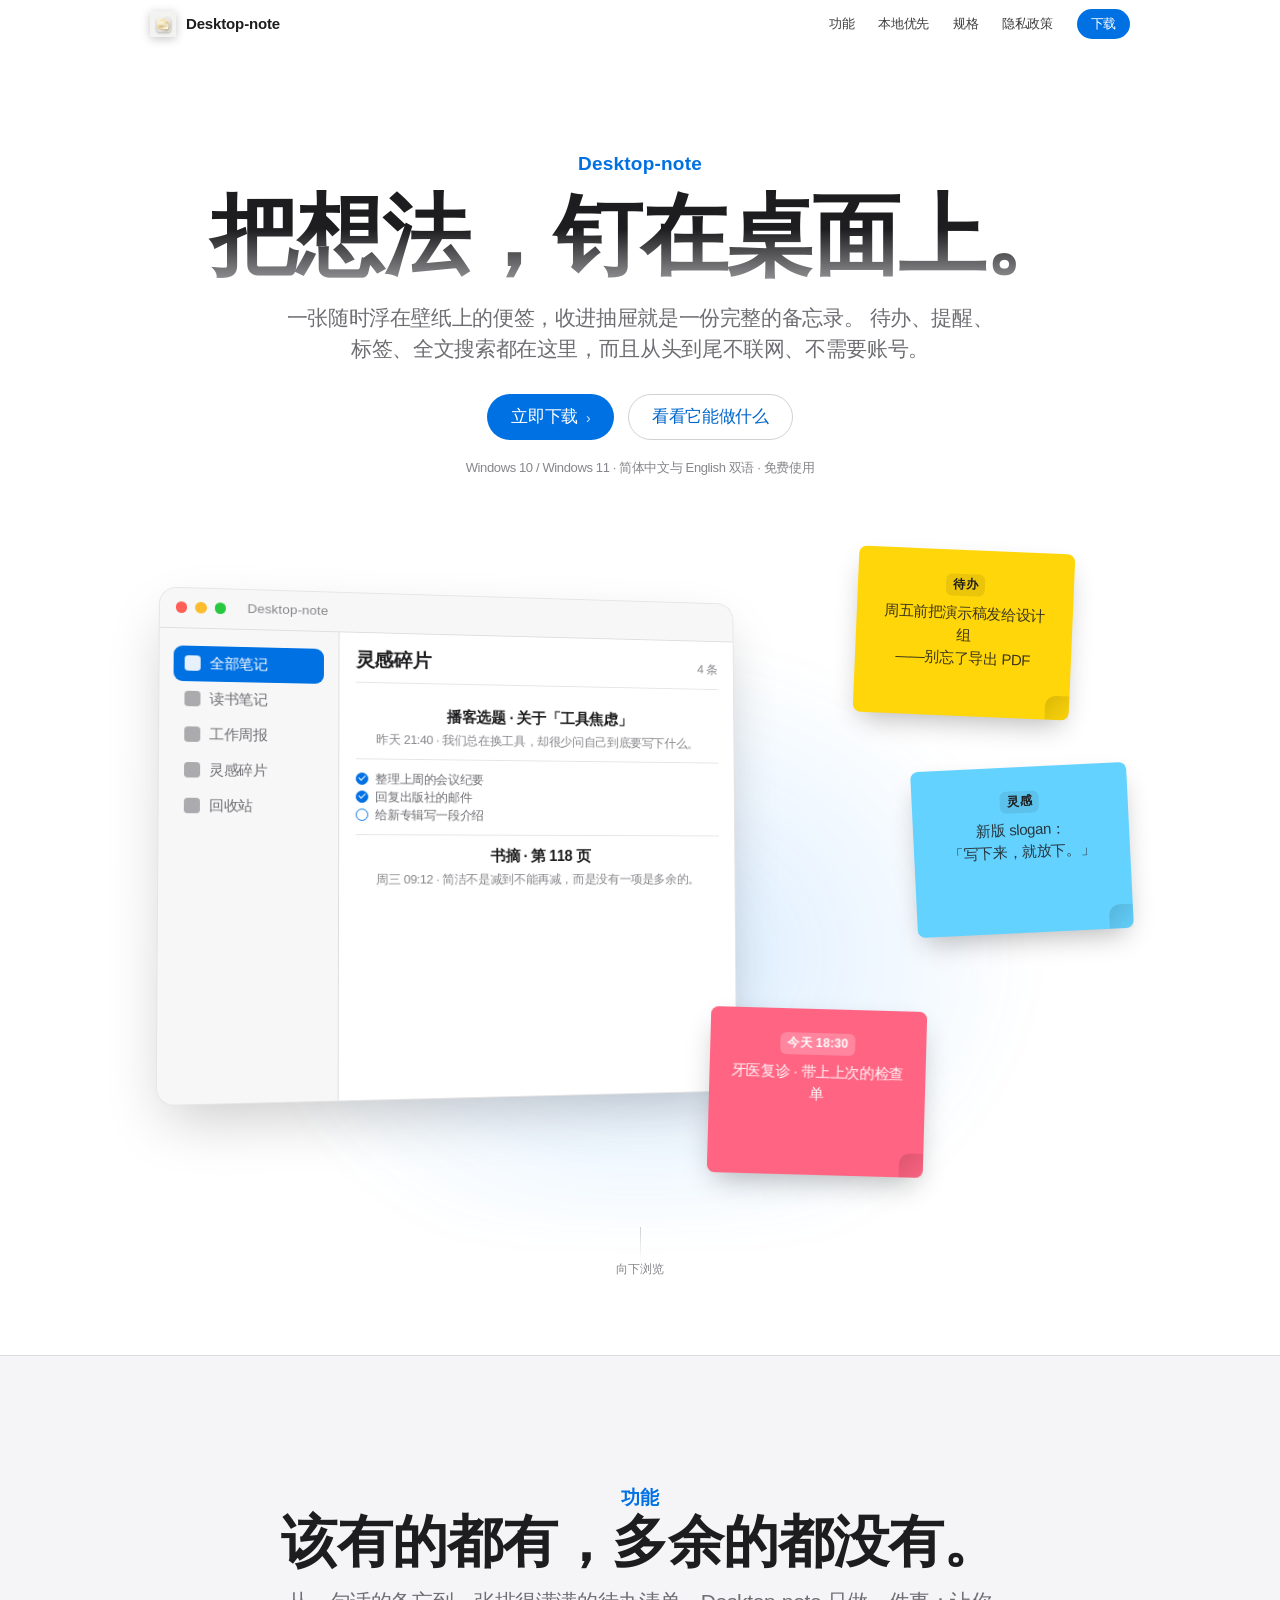
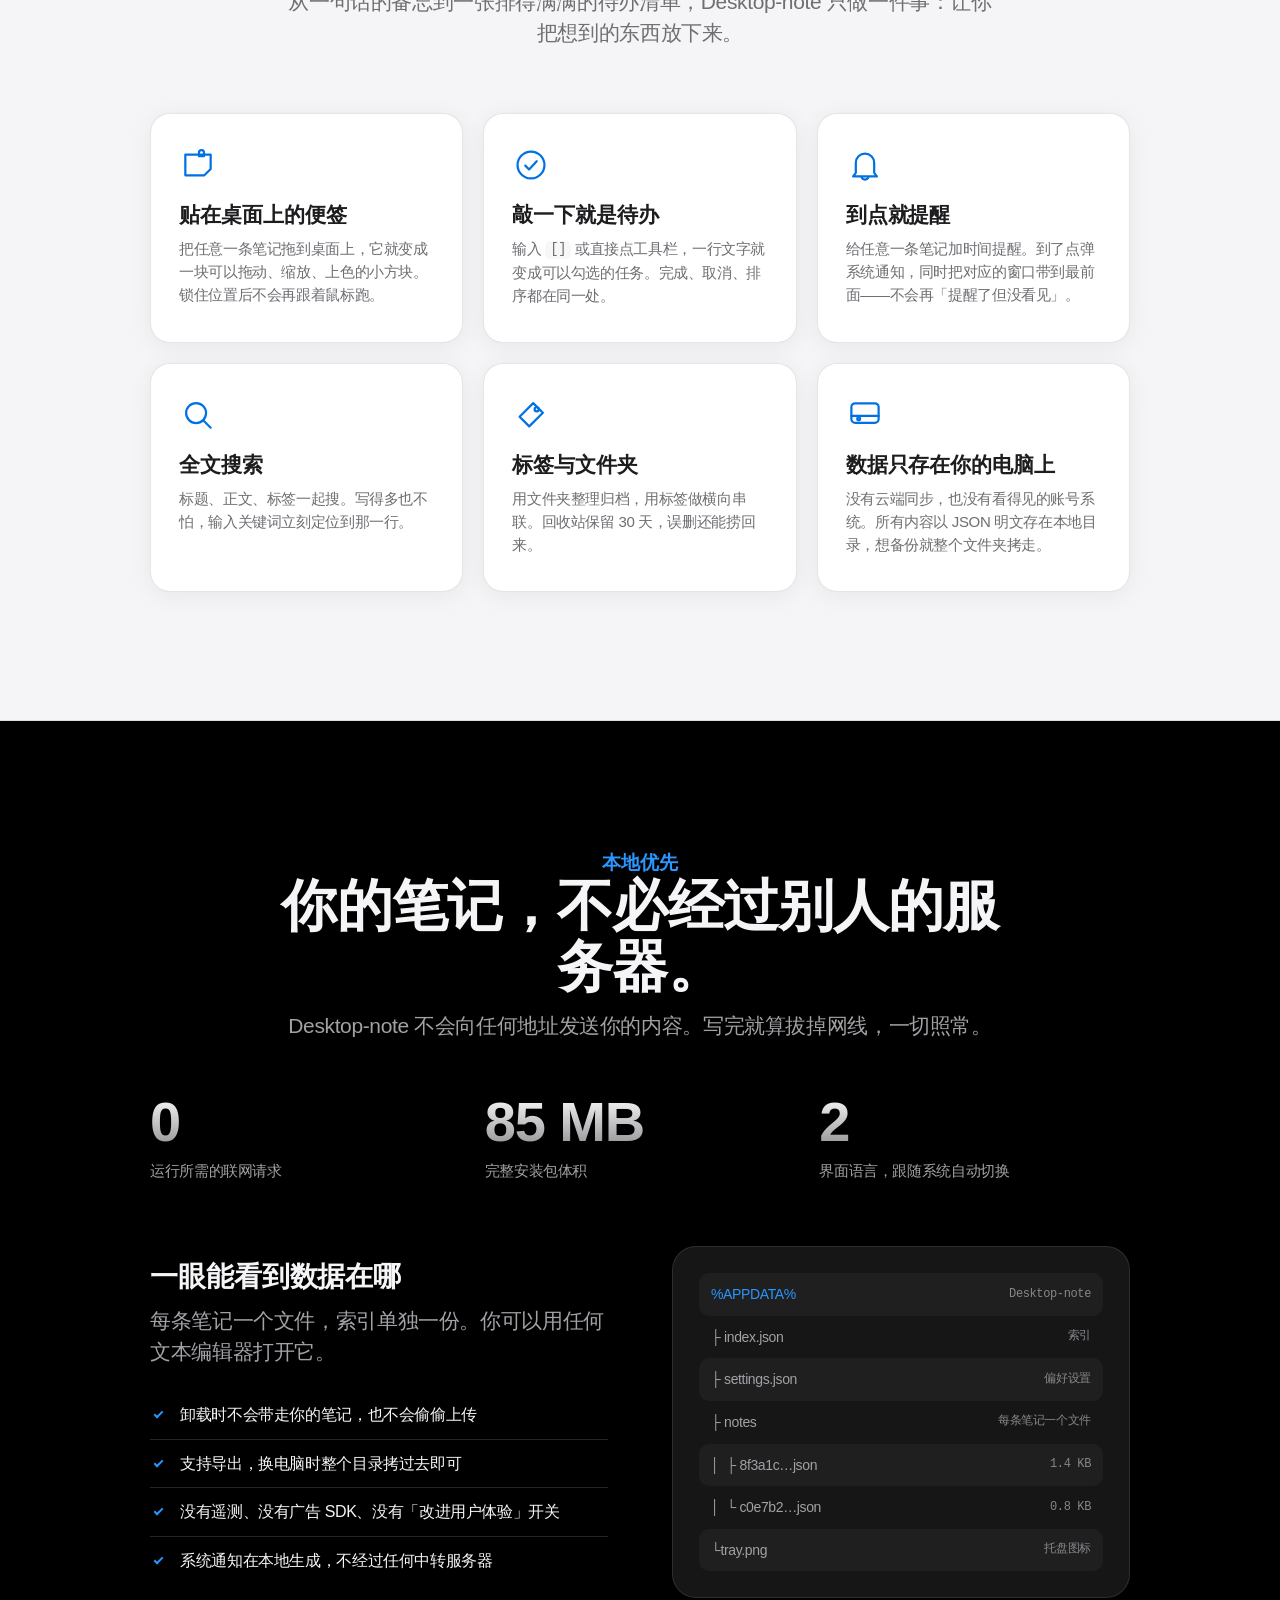
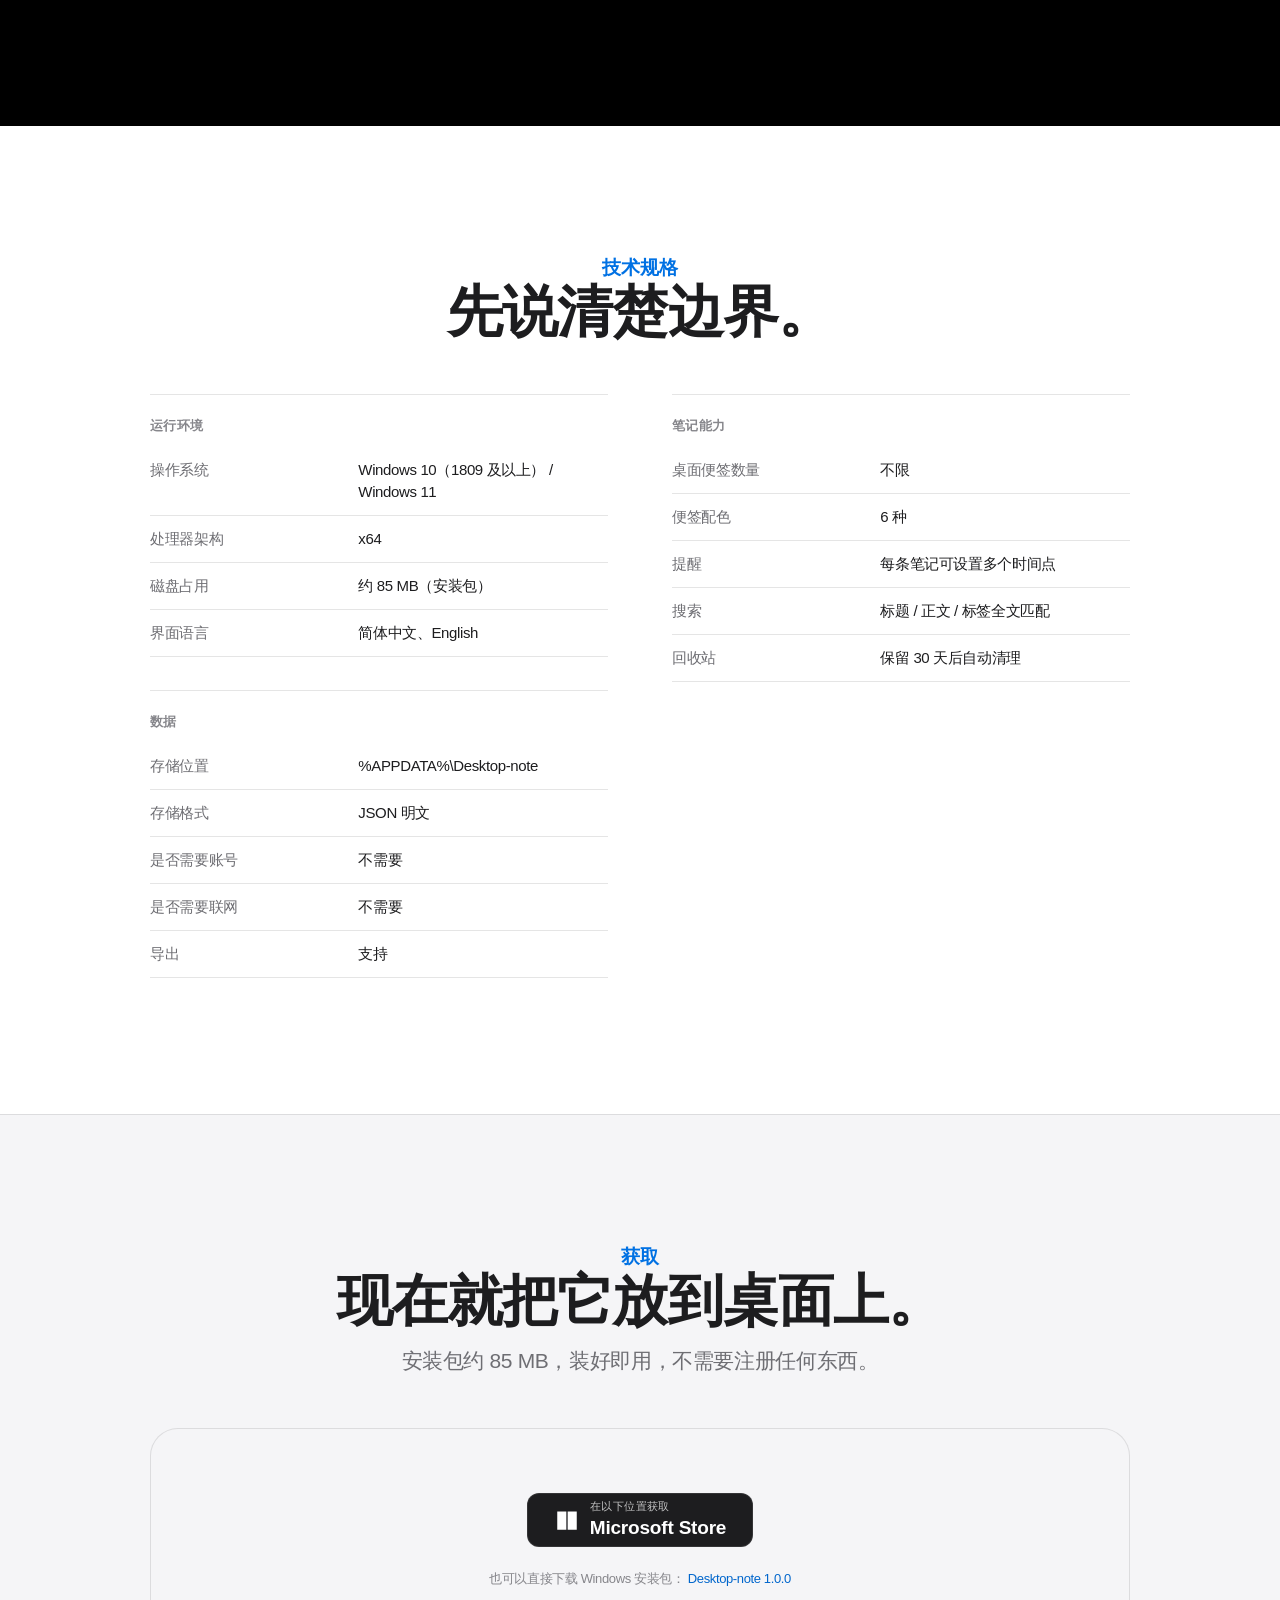
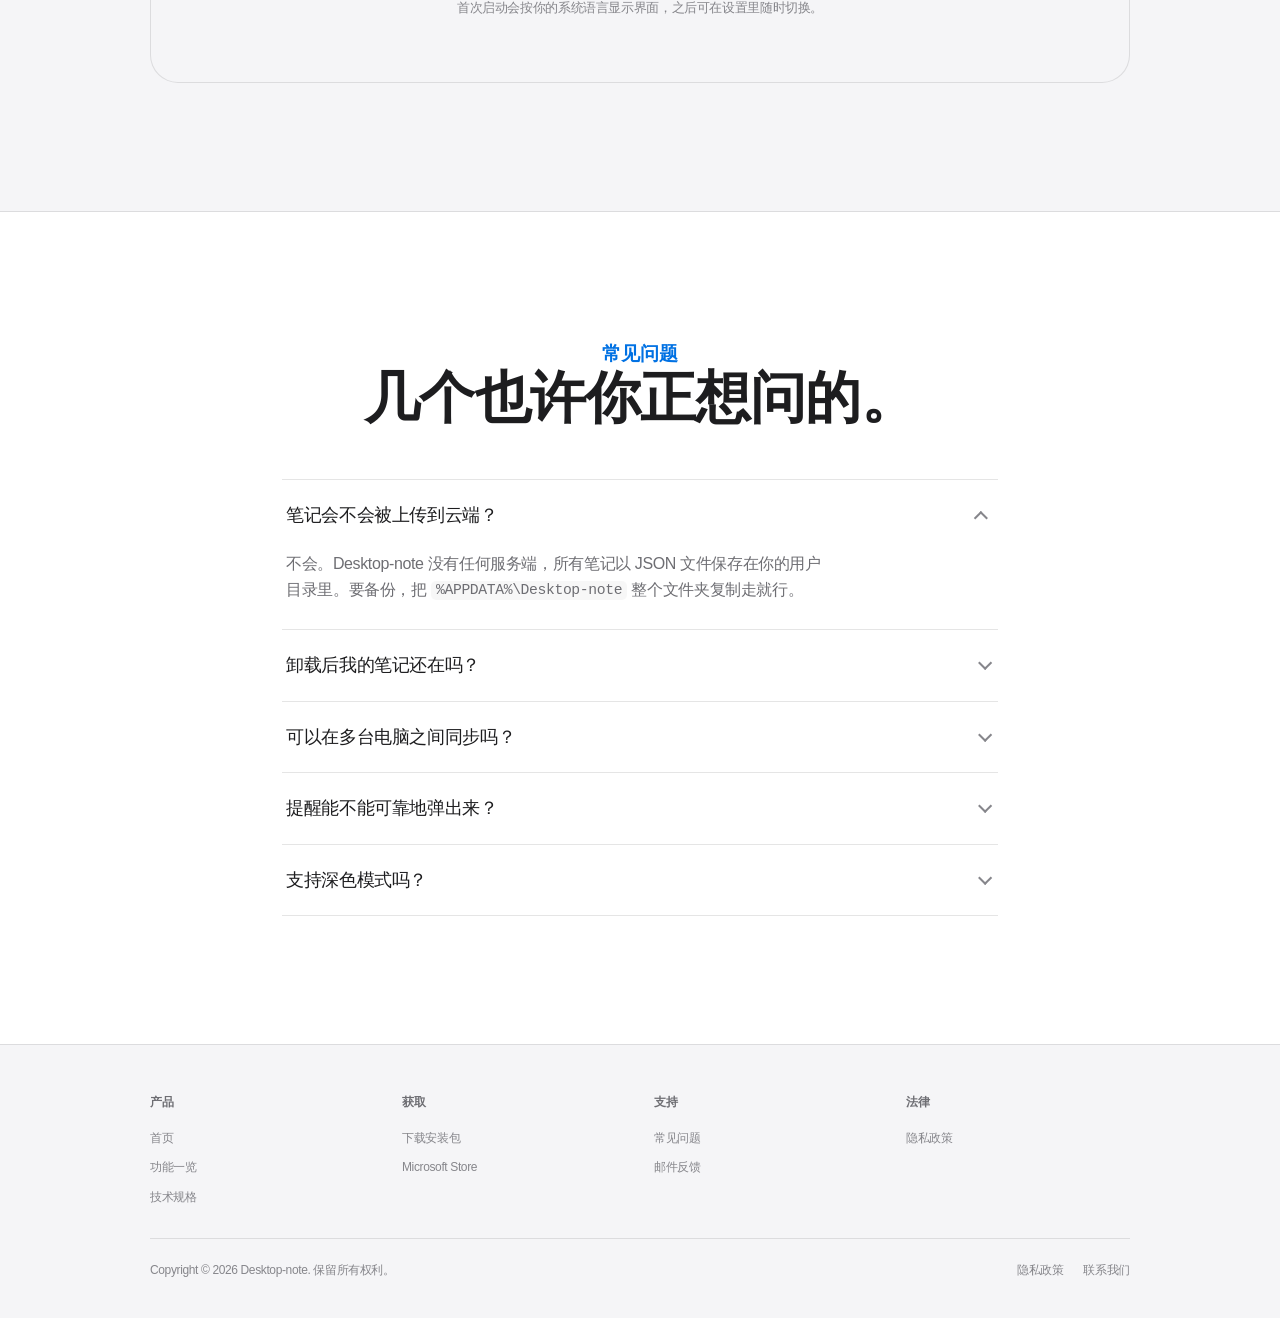
<file: index.html>
<!DOCTYPE html>
<html lang="zh-CN">
<head>
<meta charset="UTF-8">
<meta name="viewport" content="width=device-width, initial-scale=1">
<title>Desktop-note — 把想法，钉在桌面上</title>
<meta name="description" content="Desktop-note 是一款 Windows 桌面便签与备忘录应用。待办、提醒、标签、全文搜索一应俱全，数据全部保存在本机，无需账号、无需联网。">
<meta name="theme-color" content="#ffffff" media="(prefers-color-scheme: light)">
<meta name="theme-color" content="#000000" media="(prefers-color-scheme: dark)">
<meta name="author" content="Desktop-note">
<link rel="icon" type="image/png" href="assets/img/favicon.png?v=2">
<link rel="apple-touch-icon" href="assets/img/favicon.png">
<link rel="canonical" href="https://example.com/">

<meta property="og:type" content="website">
<meta property="og:site_name" content="Desktop-note">
<meta property="og:title" content="Desktop-note — 把想法，钉在桌面上">
<meta property="og:description" content="Windows 桌面便签与备忘录。待办、提醒、标签、全文搜索，数据全部留在本机。">
<meta property="og:url" content="https://example.com/">
<meta property="og:image" content="https://example.com/assets/img/og-cover.png">
<meta property="og:image:width" content="1200">
<meta property="og:image:height" content="630">
<meta name="twitter:card" content="summary_large_image">
<meta name="twitter:image" content="https://example.com/assets/img/og-cover.png">

<link rel="stylesheet" href="assets/css/style.css">
</head>
<body>
<a class="skip-link" href="#main">跳到主要内容</a>

<header class="nav" id="nav">
  <nav class="nav-inner" aria-label="主导航">
    <a class="brand" href="index.html">
      <img class="brand-mark" src="assets/img/logo.png" alt="" width="26" height="26">
      <span>Desktop-note</span>
    </a>
    <div class="nav-links">
      <a href="#features">功能</a>
      <a href="#local">本地优先</a>
      <a href="#specs">规格</a>
      <a href="privacy.html">隐私政策</a>
      <span class="nav-cta"><a href="#download">下载</a></span>
    </div>
  </nav>
</header>

<main id="main">

  <!-- ===================== 首屏 ===================== -->
  <section class="hero">
    <div class="container">
      <p class="eyebrow">Desktop-note</p>
      <h1>把想法，钉在桌面上。</h1>
      <p class="lede">
        一张随时浮在壁纸上的便签，收进抽屉就是一份完整的备忘录。
        待办、提醒、标签、全文搜索都在这里，而且从头到尾不联网、不需要账号。
      </p>
      <div class="actions">
        <a class="btn" href="#download">立即下载 <span class="chev" aria-hidden="true">›</span></a>
        <a class="btn btn-secondary" href="#features">看看它能做什么</a>
      </div>
      <p class="hint hero-note">Windows 10 / Windows 11 · 简体中文与 English 双语 · 免费使用</p>
    </div>

    <!-- 纯 CSS 还原的界面预览：主窗口 + 三张钉在桌面上的便签 -->
    <div class="stage-wrap reveal" data-delay="2">
      <div class="stage" role="img"
           aria-label="界面预览：主窗口左侧是文件夹列表，右侧是备忘录与待办清单；窗口前方浮着三张贴在桌面上的彩色便签。">
        <div class="win">
          <div class="win-bar" aria-hidden="true">
            <i class="dot r"></i><i class="dot y"></i><i class="dot g"></i>
            <span class="win-title">Desktop-note</span>
          </div>
          <div class="win-body">
            <aside class="win-side">
              <div class="side-item" data-active="true"><i class="ico"></i>全部笔记</div>
              <div class="side-item"><i class="ico"></i>读书笔记</div>
              <div class="side-item"><i class="ico"></i>工作周报</div>
              <div class="side-item"><i class="ico"></i>灵感碎片</div>
              <div class="side-item"><i class="ico"></i>回收站</div>
            </aside>
            <div class="win-list">
              <div class="list-head">
                <strong>灵感碎片</strong>
                <em>4 条</em>
              </div>
              <div class="row">
                <strong>播客选题 · 关于「工具焦虑」</strong>
                <span>昨天 21:40 · 我们总在换工具，却很少问自己到底要写下什么。</span>
              </div>
              <div class="row">
                <div class="row-todo"><i class="done"></i><span>整理上周的会议纪要</span></div>
                <div class="row-todo"><i class="done"></i><span>回复出版社的邮件</span></div>
                <div class="row-todo"><i></i><span>给新专辑写一段介绍</span></div>
              </div>
              <div class="row">
                <strong>书摘 · 第 118 页</strong>
                <span>周三 09:12 · 简洁不是减到不能再减，而是没有一项是多余的。</span>
              </div>
            </div>
          </div>
        </div>

        <div class="note note-1">
          <span class="tag">待办</span>
          <p>周五前把演示稿发给设计组<br>——别忘了导出 PDF</p>
        </div>
        <div class="note note-2">
          <span class="tag">灵感</span>
          <p>新版 slogan：<br>「写下来，就放下。」</p>
        </div>
        <div class="note note-3">
          <span class="tag">今天 18:30</span>
          <p>牙医复诊 · 带上上次的检查单</p>
        </div>
      </div>
    </div>

    <p class="hero-scroll"><span aria-hidden="true"></span>向下浏览</p>
  </section>

  <!-- ===================== 功能 ===================== -->
  <section class="section section-sub" id="features">
    <div class="container">
      <div class="section-head reveal">
        <p class="eyebrow">功能</p>
        <h2>该有的都有，多余的都没有。</h2>
        <p class="lede">从一句话的备忘到一张排得满满的待办清单，Desktop-note 只做一件事：让你把想到的东西放下来。</p>
      </div>

      <div class="features">
        <article class="feature reveal">
          <svg class="feature-ico" viewBox="0 0 24 24" fill="none" stroke="currentColor" stroke-width="1.4"
               stroke-linecap="round" stroke-linejoin="round" aria-hidden="true">
            <path d="M4 5.5h16v9l-4 4H4z"></path>
            <path d="M12.6 4.2a1.6 1.6 0 0 1 3.2 0v2.2h-3.2z"></path>
          </svg>
          <h3>贴在桌面上的便签</h3>
          <p>把任意一条笔记拖到桌面上，它就变成一块可以拖动、缩放、上色的小方块。锁住位置后不会再跟着鼠标跑。</p>
        </article>

        <article class="feature reveal" data-delay="1">
          <svg class="feature-ico" viewBox="0 0 24 24" fill="none" stroke="currentColor" stroke-width="1.4"
               stroke-linecap="round" stroke-linejoin="round" aria-hidden="true">
            <circle cx="12" cy="12" r="8.5"></circle>
            <path d="M8.4 12.4l2.4 2.4 4.8-5.2"></path>
          </svg>
          <h3>敲一下就是待办</h3>
          <p>输入 <code>[]</code> 或直接点工具栏，一行文字就变成可以勾选的任务。完成、取消、排序都在同一处。</p>
        </article>

        <article class="feature reveal" data-delay="2">
          <svg class="feature-ico" viewBox="0 0 24 24" fill="none" stroke="currentColor" stroke-width="1.4"
               stroke-linecap="round" stroke-linejoin="round" aria-hidden="true">
            <path d="M6.2 17V10.6a5.8 5.8 0 1 1 11.6 0V17l1.7 2.2H4.5z"></path>
            <path d="M9.8 19.6a2.3 2.3 0 0 0 4.4 0"></path>
          </svg>
          <h3>到点就提醒</h3>
          <p>给任意一条笔记加时间提醒。到了点弹系统通知，同时把对应的窗口带到最前面——不会再「提醒了但没看见」。</p>
        </article>

        <article class="feature reveal">
          <svg class="feature-ico" viewBox="0 0 24 24" fill="none" stroke="currentColor" stroke-width="1.4"
               stroke-linecap="round" stroke-linejoin="round" aria-hidden="true">
            <circle cx="10.8" cy="10.8" r="6.3"></circle>
            <path d="M15.6 15.6L20 20"></path>
          </svg>
          <h3>全文搜索</h3>
          <p>标题、正文、标签一起搜。写得多也不怕，输入关键词立刻定位到那一行。</p>
        </article>

        <article class="feature reveal" data-delay="1">
          <svg class="feature-ico" viewBox="0 0 24 24" fill="none" stroke="currentColor" stroke-width="1.4"
               stroke-linecap="round" stroke-linejoin="round" aria-hidden="true">
            <path d="M13.4 4.5l6.1 6.1-8.6 8.6-6.1-6.1z"></path>
            <circle cx="15.6" cy="8.4" r="1.3"></circle>
          </svg>
          <h3>标签与文件夹</h3>
          <p>用文件夹整理归档，用标签做横向串联。回收站保留 30 天，误删还能捞回来。</p>
        </article>

        <article class="feature reveal" data-delay="2">
          <svg class="feature-ico" viewBox="0 0 24 24" fill="none" stroke="currentColor" stroke-width="1.4"
               stroke-linecap="round" stroke-linejoin="round" aria-hidden="true">
            <rect x="3.4" y="4.6" width="17.2" height="12.4" rx="2.4"></rect>
            <path d="M3.4 12.6h17.2"></path>
            <circle cx="8" cy="14.4" r="0.9"></circle>
          </svg>
          <h3>数据只存在你的电脑上</h3>
          <p>没有云端同步，也没有看得见的账号系统。所有内容以 JSON 明文存在本地目录，想备份就整个文件夹拷走。</p>
        </article>
      </div>
    </div>
  </section>

  <!-- ===================== 本地优先 ===================== -->
  <section class="section section-dark" id="local">
    <div class="container">
      <div class="section-head reveal">
        <p class="eyebrow">本地优先</p>
        <h2>你的笔记，不必经过别人的服务器。</h2>
        <p class="lede">Desktop-note 不会向任何地址发送你的内容。写完就算拔掉网线，一切照常。</p>
      </div>

      <div class="stats">
        <div class="stat reveal"><strong>0</strong><span>运行所需的联网请求</span></div>
        <div class="stat reveal" data-delay="1"><strong>85 MB</strong><span>完整安装包体积</span></div>
        <div class="stat reveal" data-delay="2"><strong>2</strong><span>界面语言，跟随系统自动切换</span></div>
      </div>

      <div class="split">
        <div class="reveal">
          <h3>一眼能看到数据在哪</h3>
          <p class="lede" style="margin-top:12px">每条笔记一个文件，索引单独一份。你可以用任何文本编辑器打开它。</p>
          <ul class="check-list" style="margin-top:24px">
            <li>卸载时不会带走你的笔记，也不会偷偷上传</li>
            <li>支持导出，换电脑时整个目录拷过去即可</li>
            <li>没有遥测、没有广告 SDK、没有「改进用户体验」开关</li>
            <li>系统通知在本地生成，不经过任何中转服务器</li>
          </ul>
        </div>

        <div class="mock-panel reveal" data-delay="1">
          <div class="mock-row" data-key="true">%APPDATA%<code>Desktop-note</code></div>
          <div class="mock-row">├ index.json<code>索引</code></div>
          <div class="mock-row">├ settings.json<code>偏好设置</code></div>
          <div class="mock-row">├ notes<code>每条笔记一个文件</code></div>
          <div class="mock-row">│&nbsp; ├ 8f3a1c…json<code>1.4 KB</code></div>
          <div class="mock-row">│&nbsp; └ c0e7b2…json<code>0.8 KB</code></div>
          <div class="mock-row">└tray.png<code>托盘图标</code></div>
        </div>
      </div>
    </div>
  </section>

  <!-- ===================== 规格 ===================== -->
  <section class="section" id="specs">
    <div class="container">
      <div class="section-head reveal">
        <p class="eyebrow">技术规格</p>
        <h2>先说清楚边界。</h2>
      </div>

      <div class="specs">
        <div class="spec-group reveal">
          <h4>运行环境</h4>
          <dl>
            <div><dt>操作系统</dt><dd>Windows 10（1809 及以上） / Windows 11</dd></div>
            <div><dt>处理器架构</dt><dd>x64</dd></div>
            <div><dt>磁盘占用</dt><dd>约 85 MB（安装包）</dd></div>
            <div><dt>界面语言</dt><dd>简体中文、English</dd></div>
          </dl>
        </div>

        <div class="spec-group reveal" data-delay="1">
          <h4>笔记能力</h4>
          <dl>
            <div><dt>桌面便签数量</dt><dd>不限</dd></div>
            <div><dt>便签配色</dt><dd>6 种</dd></div>
            <div><dt>提醒</dt><dd>每条笔记可设置多个时间点</dd></div>
            <div><dt>搜索</dt><dd>标题 / 正文 / 标签全文匹配</dd></div>
            <div><dt>回收站</dt><dd>保留 30 天后自动清理</dd></div>
          </dl>
        </div>

        <div class="spec-group reveal" data-delay="2">
          <h4>数据</h4>
          <dl>
            <div><dt>存储位置</dt><dd>%APPDATA%\Desktop-note</dd></div>
            <div><dt>存储格式</dt><dd>JSON 明文</dd></div>
            <div><dt>是否需要账号</dt><dd>不需要</dd></div>
            <div><dt>是否需要联网</dt><dd>不需要</dd></div>
            <div><dt>导出</dt><dd>支持</dd></div>
          </dl>
        </div>
      </div>
    </div>
  </section>

  <!-- ===================== 下载 ===================== -->
  <section class="section section-sub download" id="download">
    <div class="container">
      <div class="section-head reveal">
        <p class="eyebrow">获取</p>
        <h2>现在就把它放到桌面上。</h2>
        <p class="lede">安装包约 85 MB，装好即用，不需要注册任何东西。</p>
      </div>

      <div class="download-card reveal" data-delay="1">
        <div class="actions">
          <!-- TODO: 上架 Microsoft Store 后替换为应用的详情链接 -->
          <a class="store-badge" href="https://apps.microsoft.com/" target="_blank" rel="noopener">
            <svg viewBox="0 0 24 24" width="26" height="26" fill="currentColor" aria-hidden="true">
              <path d="M3 4.2h8.4v8.4H3zM12.6 4.2H21v8.4h-8.4zM3 12.6h8.4V21H3zM12.6 12.6H21V21h-8.4z"></path>
            </svg>
            <span><small>在以下位置获取</small><b>Microsoft Store</b></span>
          </a>
        </div>
        <p class="download-alt hint">
          也可以直接下载 Windows 安装包：
          <!-- TODO: 替换为你的 GitHub Releases 地址 -->
          <a href="https://github.com/your-org/desktop-note/releases" target="_blank" rel="noopener">Desktop-note 1.0.0</a>
        </p>
        <p class="hint" style="margin-top:10px">首次启动会按你的系统语言显示界面，之后可在设置里随时切换。</p>
      </div>
    </div>
  </section>

  <!-- ===================== 常见问题 ===================== -->
  <section class="section">
    <div class="container container-narrow">
      <div class="section-head reveal">
        <p class="eyebrow">常见问题</p>
        <h2>几个也许你正想问的。</h2>
      </div>

      <div class="faq reveal" data-delay="1">
        <details open>
          <summary>笔记会不会被上传到云端？</summary>
          <div class="answer">不会。Desktop-note 没有任何服务端，所有笔记以 JSON 文件保存在你的用户目录里。要备份，把 <code>%APPDATA%\Desktop-note</code> 整个文件夹复制走就行。</div>
        </details>
        <details>
          <summary>卸载后我的笔记还在吗？</summary>
          <div class="answer">还在。卸载程序只删除应用本体，不会动你的笔记数据目录。想彻底清除，手动删除上面那个文件夹即可。</div>
        </details>
        <details>
          <summary>可以在多台电脑之间同步吗？</summary>
          <div class="answer">目前不能。如果你确实有跨设备需求，可以把数据目录放进网盘做同步，但请注意两台电脑同时打开时可能产生冲突。</div>
        </details>
        <details>
          <summary>提醒能不能可靠地弹出来？</summary>
          <div class="answer">到点时会同时做三件事：发送系统通知、弹出应用内提醒框、把对应的窗口移到最前面并显示出来。即便系统把它设置成勿扰模式，至少窗口会浮出来。请注意 Windows 的电池优化可能会影响后台计时。</div>
        </details>
        <details>
          <summary>支持深色模式吗？</summary>
          <div class="answer">支持。默认跟随系统主题，也可以在设置里手动指定浅色或深色。桌面便签同样会跟着切换。</div>
        </details>
      </div>
    </div>
  </section>

</main>

<footer class="footer">
  <div class="container">
    <div class="footer-cols">
      <div>
        <h5>产品</h5>
        <ul>
          <li><a href="index.html">首页</a></li>
          <li><a href="index.html#features">功能一览</a></li>
          <li><a href="index.html#specs">技术规格</a></li>
        </ul>
      </div>
      <div>
        <h5>获取</h5>
        <ul>
          <li><a href="index.html#download">下载安装包</a></li>
          <li><a href="https://apps.microsoft.com/" target="_blank" rel="noopener">Microsoft Store</a></li>
        </ul>
      </div>
      <div>
        <h5>支持</h5>
        <ul>
          <li><a href="index.html#specs">常见问题</a></li>
          <li><a href="mailto:3543601929@qq.com">邮件反馈</a></li>
        </ul>
      </div>
      <div>
        <h5>法律</h5>
        <ul>
          <li><a href="privacy.html">隐私政策</a></li>
        </ul>
      </div>
    </div>

    <div class="footer-bottom">
      <span>Copyright © <span data-year>2026</span> Desktop-note. 保留所有权利。</span>
      <span class="legal-links">
        <a href="privacy.html">隐私政策</a>
        <a href="mailto:3543601929@qq.com">联系我们</a>
      </span>
    </div>
  </div>
</footer>

<script src="assets/js/main.js" defer></script>
</body>
</html>
</file>
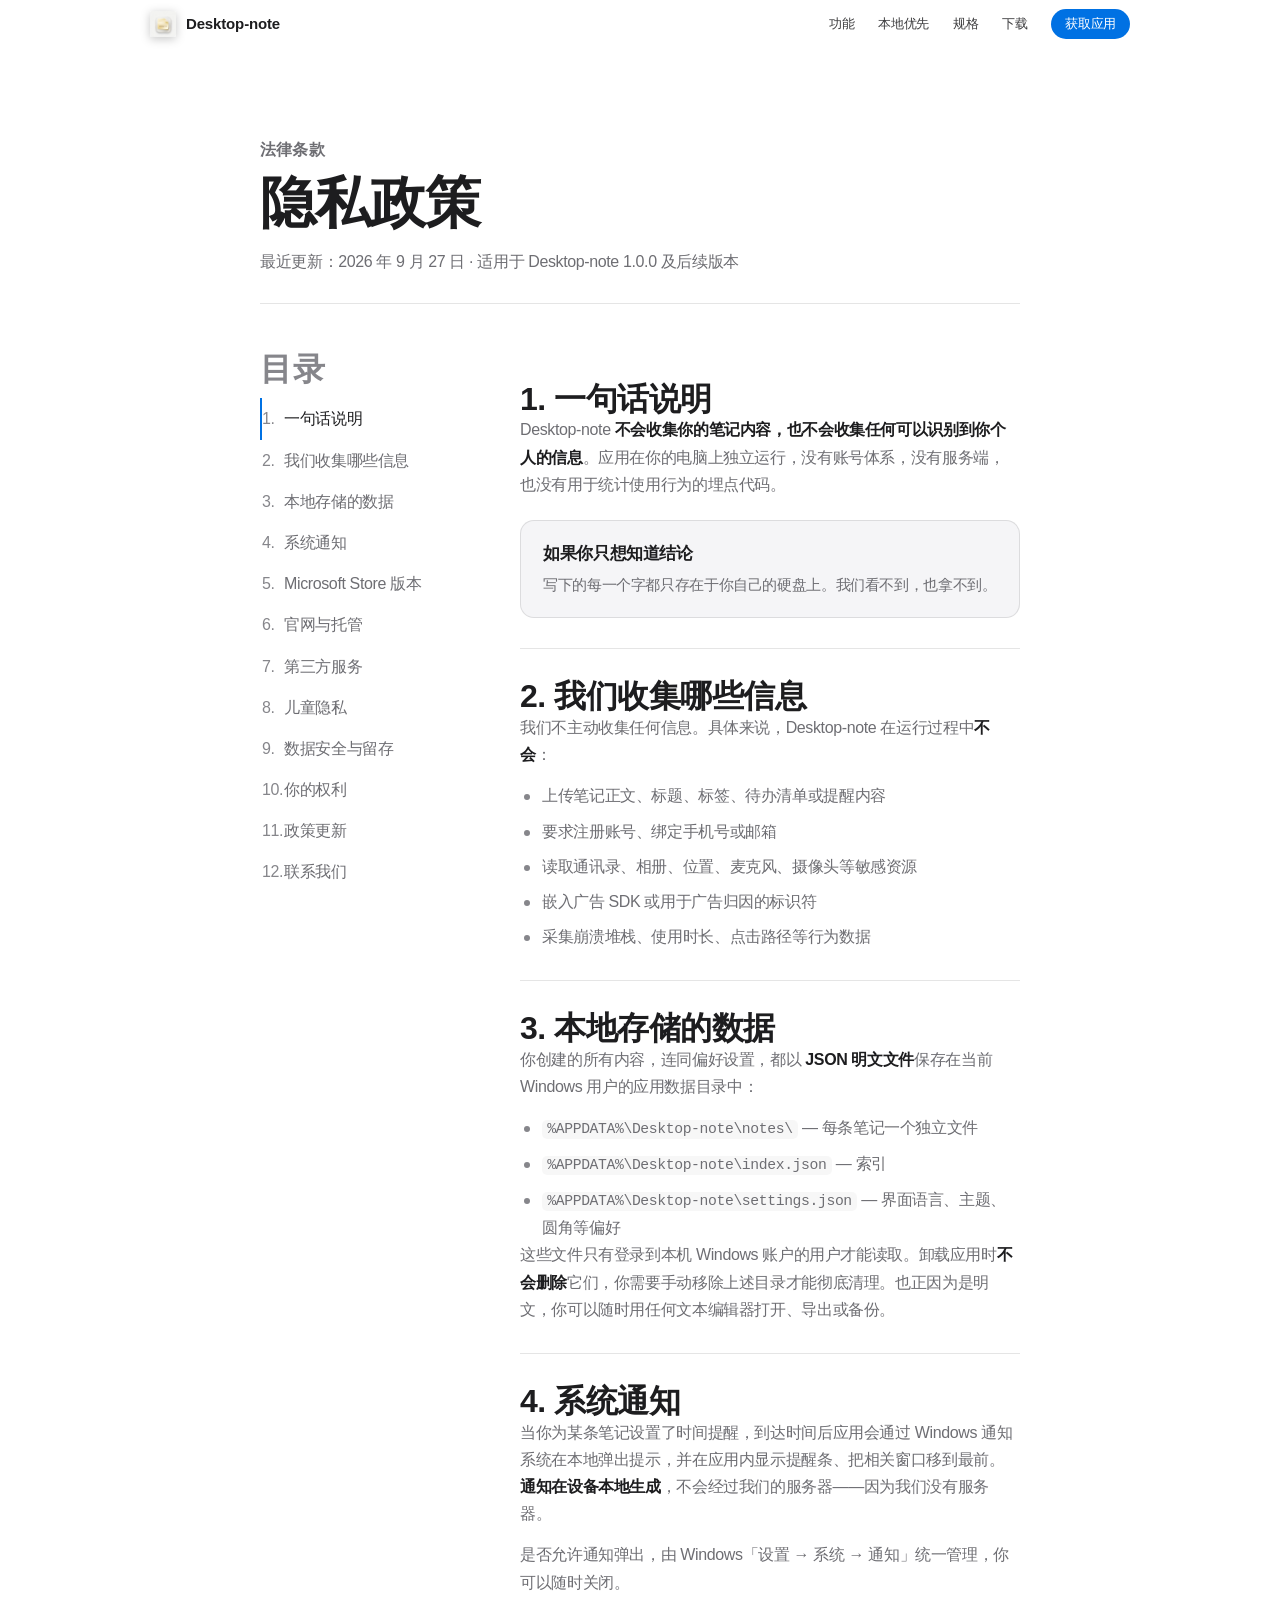
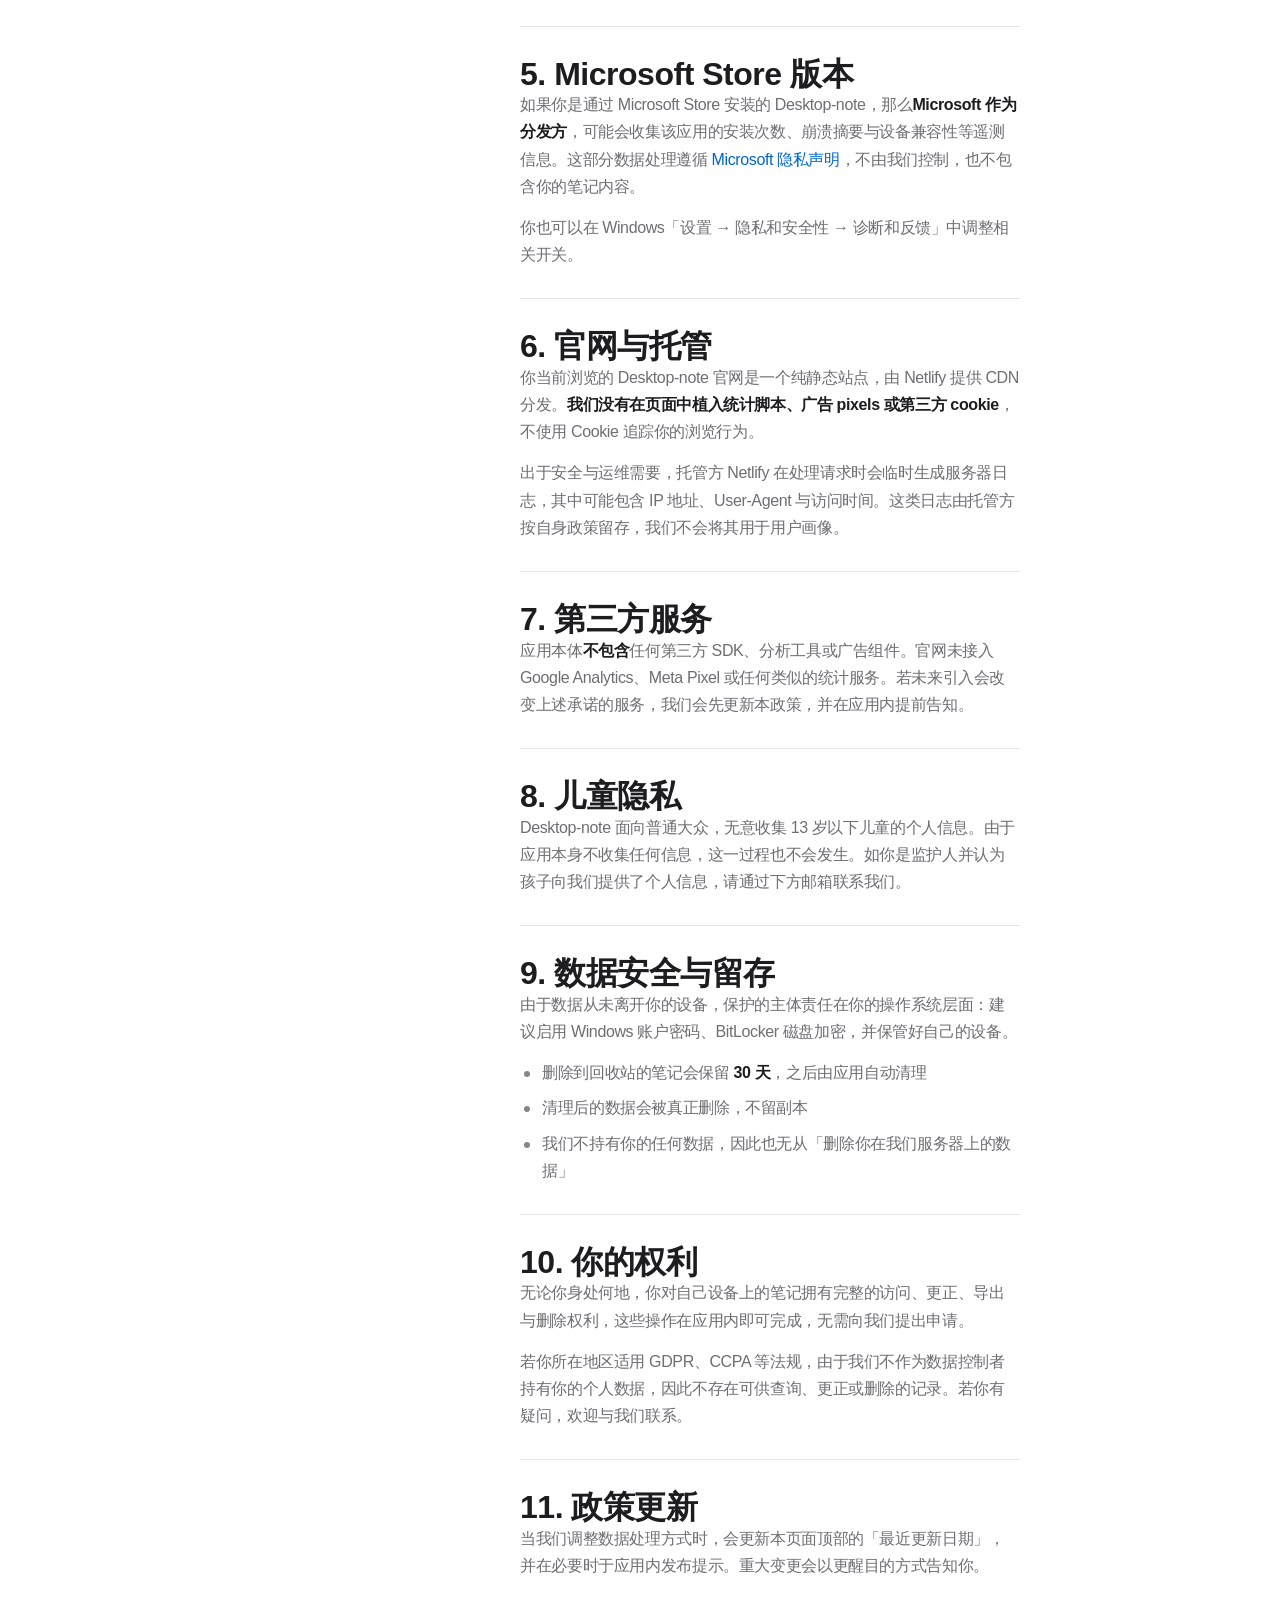
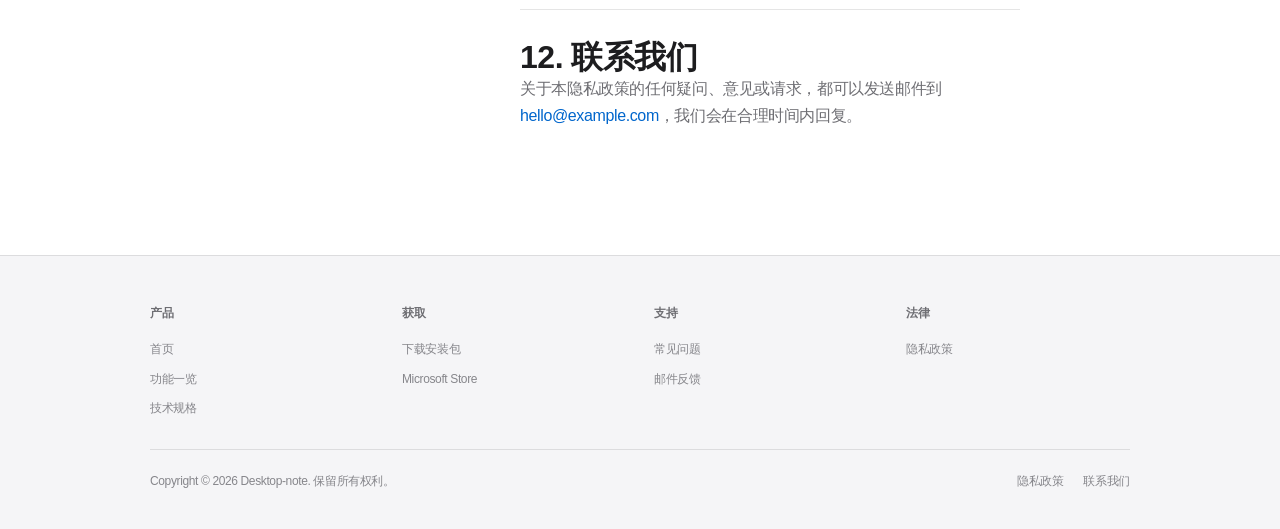
<file: privacy.html>
<!DOCTYPE html>
<html lang="zh-CN">
<head>
<meta charset="UTF-8">
<meta name="viewport" content="width=device-width, initial-scale=1">
<title>隐私政策 — Desktop-note</title>
<meta name="description" content="Desktop-note 的隐私政策：应用纯本地运行，不收集、不上传任何笔记内容与个人信息，无需账号、无需联网。">
<meta name="robots" content="index,follow">
<meta name="theme-color" content="#ffffff" media="(prefers-color-scheme: light)">
<meta name="theme-color" content="#000000" media="(prefers-color-scheme: dark)">
<link rel="icon" type="image/png" href="assets/img/favicon.png?v=2">
<link rel="apple-touch-icon" href="assets/img/favicon.png">
<link rel="canonical" href="https://example.com/privacy.html">

<meta property="og:type" content="article">
<meta property="og:site_name" content="Desktop-note">
<meta property="og:title" content="隐私政策 — Desktop-note">
<meta property="og:description" content="纯本地运行，不收集、不上传任何笔记内容与个人信息。">
<meta property="og:url" content="https://example.com/privacy.html">
<meta property="og:image" content="https://example.com/assets/img/og-cover.png">
<meta property="og:image:width" content="1200">
<meta property="og:image:height" content="630">
<meta name="twitter:card" content="summary_large_image">
<meta name="twitter:image" content="https://example.com/assets/img/og-cover.png">

<link rel="stylesheet" href="assets/css/style.css">
</head>
<body>
<a class="skip-link" href="#main">跳到主要内容</a>

<header class="nav" id="nav">
  <nav class="nav-inner" aria-label="主导航">
    <a class="brand" href="index.html">
      <img class="brand-mark" src="assets/img/logo.png" alt="" width="26" height="26">
      <span>Desktop-note</span>
    </a>
    <div class="nav-links">
      <a href="index.html#features">功能</a>
      <a href="index.html#local">本地优先</a>
      <a href="index.html#specs">规格</a>
      <a href="index.html#download">下载</a>
      <span class="nav-cta"><a href="index.html#download">获取应用</a></span>
    </div>
  </nav>
</header>

<main id="main">
  <div class="container container-narrow doc">
    <header class="doc-head">
      <p class="eyebrow">法律条款</p>
      <h1>隐私政策</h1>
      <p class="doc-updated">最近更新：2026 年 9 月 27 日 · 适用于 Desktop-note 1.0.0 及后续版本</p>
    </header>

    <div class="doc-body">
      <aside class="doc-toc">
        <h2>目录</h2>
        <ol>
          <li><a href="#summary">一句话说明</a></li>
          <li><a href="#collect">我们收集哪些信息</a></li>
          <li><a href="#local-data">本地存储的数据</a></li>
          <li><a href="#notification">系统通知</a></li>
          <li><a href="#store">Microsoft Store 版本</a></li>
          <li><a href="#website">官网与托管</a></li>
          <li><a href="#third-party">第三方服务</a></li>
          <li><a href="#children">儿童隐私</a></li>
          <li><a href="#security">数据安全与留存</a></li>
          <li><a href="#rights">你的权利</a></li>
          <li><a href="#changes">政策更新</a></li>
          <li><a href="#contact">联系我们</a></li>
        </ol>
      </aside>

      <div class="doc-content">
        <section id="summary">
          <h2>1. 一句话说明</h2>
          <p>Desktop-note <strong>不会收集你的笔记内容，也不会收集任何可以识别到你个人的信息</strong>。应用在你的电脑上独立运行，没有账号体系，没有服务端，也没有用于统计使用行为的埋点代码。</p>
          <div class="callout">
            <strong>如果你只想知道结论</strong>
            <p>写下的每一个字都只存在于你自己的硬盘上。我们看不到，也拿不到。</p>
          </div>
        </section>

        <section id="collect">
          <h2>2. 我们收集哪些信息</h2>
          <p>我们不主动收集任何信息。具体来说，Desktop-note 在运行过程中<strong>不会</strong>：</p>
          <ul>
            <li>上传笔记正文、标题、标签、待办清单或提醒内容</li>
            <li>要求注册账号、绑定手机号或邮箱</li>
            <li>读取通讯录、相册、位置、麦克风、摄像头等敏感资源</li>
            <li>嵌入广告 SDK 或用于广告归因的标识符</li>
            <li>采集崩溃堆栈、使用时长、点击路径等行为数据</li>
          </ul>
        </section>

        <section id="local-data">
          <h2>3. 本地存储的数据</h2>
          <p>你创建的所有内容，连同偏好设置，都以 <strong>JSON 明文文件</strong>保存在当前 Windows 用户的应用数据目录中：</p>
          <ul>
            <li><code>%APPDATA%\Desktop-note\notes\</code> — 每条笔记一个独立文件</li>
            <li><code>%APPDATA%\Desktop-note\index.json</code> — 索引</li>
            <li><code>%APPDATA%\Desktop-note\settings.json</code> — 界面语言、主题、圆角等偏好</li>
          </ul>
          <p>这些文件只有登录到本机 Windows 账户的用户才能读取。卸载应用时<strong>不会删除</strong>它们，你需要手动移除上述目录才能彻底清理。也正因为是明文，你可以随时用任何文本编辑器打开、导出或备份。</p>
        </section>

        <section id="notification">
          <h2>4. 系统通知</h2>
          <p>当你为某条笔记设置了时间提醒，到达时间后应用会通过 Windows 通知系统在本地弹出提示，并在应用内显示提醒条、把相关窗口移到最前。<strong>通知在设备本地生成</strong>，不会经过我们的服务器——因为我们没有服务器。</p>
          <p>是否允许通知弹出，由 Windows「设置 → 系统 → 通知」统一管理，你可以随时关闭。</p>
        </section>

        <section id="store">
          <h2>5. Microsoft Store 版本</h2>
          <p>如果你是通过 Microsoft Store 安装的 Desktop-note，那么<strong>Microsoft 作为分发方</strong>，可能会收集该应用的安装次数、崩溃摘要与设备兼容性等遥测信息。这部分数据处理遵循 <a href="https://go.microsoft.com/fwlink/?LinkId=521839" target="_blank" rel="noopener">Microsoft 隐私声明</a>，不由我们控制，也不包含你的笔记内容。</p>
          <p>你也可以在 Windows「设置 → 隐私和安全性 → 诊断和反馈」中调整相关开关。</p>
        </section>

        <section id="website">
          <h2>6. 官网与托管</h2>
          <p>你当前浏览的 Desktop-note 官网是一个纯静态站点，由 Netlify 提供 CDN 分发。<strong>我们没有在页面中植入统计脚本、广告 pixels 或第三方 cookie</strong>，不使用 Cookie 追踪你的浏览行为。</p>
          <p>出于安全与运维需要，托管方 Netlify 在处理请求时会临时生成服务器日志，其中可能包含 IP 地址、User-Agent 与访问时间。这类日志由托管方按自身政策留存，我们不会将其用于用户画像。</p>
        </section>

        <section id="third-party">
          <h2>7. 第三方服务</h2>
          <p>应用本体<strong>不包含</strong>任何第三方 SDK、分析工具或广告组件。官网未接入 Google Analytics、Meta Pixel 或任何类似的统计服务。若未来引入会改变上述承诺的服务，我们会先更新本政策，并在应用内提前告知。</p>
        </section>

        <section id="children">
          <h2>8. 儿童隐私</h2>
          <p>Desktop-note 面向普通大众，无意收集 13 岁以下儿童的个人信息。由于应用本身不收集任何信息，这一过程也不会发生。如你是监护人并认为孩子向我们提供了个人信息，请通过下方邮箱联系我们。</p>
        </section>

        <section id="security">
          <h2>9. 数据安全与留存</h2>
          <p>由于数据从未离开你的设备，保护的主体责任在你的操作系统层面：建议启用 Windows 账户密码、BitLocker 磁盘加密，并保管好自己的设备。</p>
          <ul>
            <li>删除到回收站的笔记会保留 <strong>30 天</strong>，之后由应用自动清理</li>
            <li>清理后的数据会被真正删除，不留副本</li>
            <li>我们不持有你的任何数据，因此也无从「删除你在我们服务器上的数据」</li>
          </ul>
        </section>

        <section id="rights">
          <h2>10. 你的权利</h2>
          <p>无论你身处何地，你对自己设备上的笔记拥有完整的访问、更正、导出与删除权利，这些操作在应用内即可完成，无需向我们提出申请。</p>
          <p>若你所在地区适用 GDPR、CCPA 等法规，由于我们不作为数据控制者持有你的个人数据，因此不存在可供查询、更正或删除的记录。若你有疑问，欢迎与我们联系。</p>
        </section>

        <section id="changes">
          <h2>11. 政策更新</h2>
          <p>当我们调整数据处理方式时，会更新本页面顶部的「最近更新日期」，并在必要时于应用内发布提示。重大变更会以更醒目的方式告知你。</p>
        </section>

        <section id="contact">
          <h2>12. 联系我们</h2>
          <p>关于本隐私政策的任何疑问、意见或请求，都可以发送邮件到 <a href="mailto:hello@example.com">hello@example.com</a>，我们会在合理时间内回复。</p>
        </section>
      </div>
    </div>
  </div>
</main>

<footer class="footer">
  <div class="container">
    <div class="footer-cols">
      <div>
        <h5>产品</h5>
        <ul>
          <li><a href="index.html">首页</a></li>
          <li><a href="index.html#features">功能一览</a></li>
          <li><a href="index.html#specs">技术规格</a></li>
        </ul>
      </div>
      <div>
        <h5>获取</h5>
        <ul>
          <li><a href="index.html#download">下载安装包</a></li>
          <li><a href="https://apps.microsoft.com/" target="_blank" rel="noopener">Microsoft Store</a></li>
        </ul>
      </div>
      <div>
        <h5>支持</h5>
        <ul>
          <li><a href="index.html#specs">常见问题</a></li>
          <li><a href="mailto:3543601929@qq.com">邮件反馈</a></li>
        </ul>
      </div>
      <div>
        <h5>法律</h5>
        <ul>
          <li><a href="privacy.html">隐私政策</a></li>
        </ul>
      </div>
    </div>

    <div class="footer-bottom">
      <span>Copyright © <span data-year>2026</span> Desktop-note. 保留所有权利。</span>
      <span class="legal-links">
        <a href="privacy.html">隐私政策</a>
        <a href="mailto:3543601929@qq.com">联系我们</a>
      </span>
    </div>
  </div>
</footer>

<script src="assets/js/main.js" defer></script>
</body>
</html>
</file>
<file: assets/css/style.css>
@charset "UTF-8";
/* ==========================================================================
   Desktop-note 官网 · 样式表
   --------------------------------------------------------------------------
   设计基线：大留白 / 超大标题负字距 / 毛玻璃导航 / 发丝级描边 / 深浅双向
   纯静态：无预处理、无框架、无字体外链，Netlify 直接部署即可。

   目录
   01 设计令牌
   02 基础重置
   03 排版
   04 按钮
   05 导航
   06 通用版块
   07 首屏
   08 产品舞台（纯 CSS 还原的应用预览）
   09 特性网格
   10 深色聚焦区
   11 技术规格
   12 下载
   13 常见问题
   14 页脚
   15 文本内容页（隐私政策）
   16 滚动进场动效
   17 响应式
   ========================================================================== */

/* ---------- 01 设计令牌 ---------- */
:root {
  /* 色板 */
  --bg: #ffffff;
  --bg-sub: #f5f5f7;
  --bg-card: #ffffff;
  --bg-inset: rgba(0, 0, 0, 0.03);
  --nav-bg: rgba(255, 255, 255, 0.72);
  --text: #1d1d1f;
  --text-2: #6e6e73;
  --text-3: #86868b;
  --hairline: rgba(0, 0, 0, 0.1);
  --hairline-strong: rgba(0, 0, 0, 0.18);
  --accent: #0071e3;
  --accent-hover: #0077ed;
  --link: #0066cc;
  --shadow-card: 0 4px 24px rgba(0, 0, 0, 0.06);
  --shadow-stage: 0 40px 90px -20px rgba(0, 0, 0, 0.28), 0 18px 40px -24px rgba(0, 0, 0, 0.2);
  --shadow-window: 0 24px 60px -12px rgba(0, 0, 0, 0.22);
  --note-shadow: 0 12px 28px -8px rgba(0, 0, 0, 0.3);

  /* 便签六色，与客户端 src/shared/tokens.ts 的 STICKY_COLORS 保持一致 */
  --sticky-1: #ffd60a;
  --sticky-2: #ff9f0a;
  --sticky-3: #ff6482;
  --sticky-4: #bf5af2;
  --sticky-5: #64d2ff;
  --sticky-6: #66d4cf;

  /* 排版 */
  --font: -apple-system, BlinkMacSystemFont, "SF Pro Text", "SF Pro Display",
    "Segoe UI", Roboto, "PingFang SC", "HarmonyOS Sans SC", "Hiragino Sans GB",
    "Microsoft YaHei UI", "Microsoft YaHei", sans-serif;
  --font-num: "SF Pro Display", -apple-system, "Segoe UI", Roboto, "PingFang SC", sans-serif;

  /* 节奏 */
  --container: 1024px;
  --container-narrow: 760px;
  --section-y: clamp(72px, 10vw, 128px);
  --radius-card: 20px;
  --radius-pill: 980px;
  --nav-h: 48px;
  --ease-out: cubic-bezier(0.16, 1, 0.3, 1);
}

@media (prefers-color-scheme: dark) {
  :root {
    --bg: #000000;
    --bg-sub: #0a0a0c;
    --bg-card: #161617;
    --bg-inset: rgba(255, 255, 255, 0.05);
    --nav-bg: rgba(22, 22, 23, 0.74);
    --text: #f5f5f7;
    --text-2: #a1a1a6;
    --text-3: #86868b;
    --hairline: rgba(255, 255, 255, 0.14);
    --hairline-strong: rgba(255, 255, 255, 0.24);
    --accent: #2997ff;
    --accent-hover: #47a9ff;
    --link: #2997ff;
    --shadow-card: 0 4px 24px rgba(0, 0, 0, 0.5);
    --shadow-stage: 0 40px 90px -20px rgba(0, 0, 0, 0.9), 0 18px 40px -24px rgba(0, 0, 0, 0.7);
    --shadow-window: 0 24px 60px -12px rgba(0, 0, 0, 0.7);
    --note-shadow: 0 12px 28px -8px rgba(0, 0, 0, 0.6);
  }
}

/* ---------- 02 基础重置 ---------- */
*,
*::before,
*::after {
  box-sizing: border-box;
}

html {
  -webkit-text-size-adjust: 100%;
  scroll-behavior: smooth;
  scroll-padding-top: calc(var(--nav-h) + 16px);
}

body {
  margin: 0;
  background: var(--bg);
  color: var(--text);
  font-family: var(--font);
  font-size: 17px;
  line-height: 1.47059;
  font-weight: 400;
  letter-spacing: -0.022em;
  -webkit-font-smoothing: antialiased;
  -moz-osx-font-smoothing: grayscale;
}

img,
svg {
  display: block;
  max-width: 100%;
}

button {
  font: inherit;
  color: inherit;
}

ul {
  margin: 0;
  padding: 0;
  list-style: none;
}

a {
  color: var(--link);
  text-decoration: none;
}

a:hover {
  text-decoration: underline;
}

:focus-visible {
  outline: 2px solid var(--accent);
  outline-offset: 3px;
  border-radius: 6px;
}

.skip-link {
  position: absolute;
  left: -9999px;
  top: 0;
  z-index: 1000;
  padding: 12px 20px;
  background: var(--accent);
  color: #fff;
  border-radius: 0 0 12px 0;
}

.skip-link:focus {
  left: 0;
}

.visually-hidden {
  position: absolute;
  width: 1px;
  height: 1px;
  margin: -1px;
  padding: 0;
  overflow: hidden;
  clip: rect(0 0 0 0);
  white-space: nowrap;
  border: 0;
}

/* ---------- 03 排版 ---------- */
.container {
  width: 100%;
  max-width: var(--container);
  margin: 0 auto;
  padding: 0 22px;
}

.container-narrow {
  max-width: var(--container-narrow);
}

h1,
h2,
h3,
h4 {
  margin: 0;
  font-weight: 600;
  letter-spacing: -0.015em;
  line-height: 1.08;
}

h2 {
  font-size: clamp(32px, 5vw, 56px);
}

h3 {
  font-size: clamp(21px, 2.4vw, 28px);
  line-height: 1.2;
  letter-spacing: -0.003em;
}

p {
  margin: 0;
}

.eyebrow {
  font-size: 19px;
  font-weight: 600;
  letter-spacing: 0.011em;
  color: var(--accent);
}

.lede {
  font-size: clamp(19px, 2vw, 21px);
  line-height: 1.47;
  color: var(--text-2);
}

.doc code,
.spec-group code,
.feature code,
.answer code {
  padding: 0.1em 0.36em;
  border-radius: 5px;
  background: var(--bg-inset);
  font-family: ui-monospace, SFMono-Regular, Menlo, Consolas, monospace;
  font-size: 0.92em;
}

code {
  font-family: ui-monospace, SFMono-Regular, Menlo, Consolas, monospace;
}

.hint {
  font-size: 13px;
  line-height: 1.5;
  color: var(--text-3);
}

.section-head {
  max-width: 720px;
  margin: 0 auto;
  text-align: center;
}

.section-head .lede {
  margin-top: 14px;
}

/* ---------- 04 按钮 ---------- */
.actions {
  display: flex;
  flex-wrap: wrap;
  gap: 14px;
  align-items: center;
  justify-content: center;
}

.btn {
  display: inline-flex;
  align-items: center;
  gap: 8px;
  min-height: 46px;
  padding: 0 23px;
  border: 1px solid transparent;
  border-radius: var(--radius-pill);
  background: var(--accent);
  color: #fff;
  font-size: 17px;
  line-height: 1.2;
  cursor: pointer;
  transition: background 0.25s var(--ease-out), transform 0.25s var(--ease-out);
}

.btn:hover {
  background: var(--accent-hover);
  text-decoration: none;
  transform: translateY(-1px);
}

.btn:active {
  transform: translateY(0);
}

.btn-secondary {
  background: transparent;
  color: var(--link);
  border-color: var(--hairline-strong);
}

.btn-secondary:hover {
  background: var(--bg-inset);
}

.btn-ghost {
  background: transparent;
  border-color: transparent;
  color: var(--link);
  padding: 0 4px;
  min-height: 32px;
}

.btn-ghost:hover {
  text-decoration: underline;
}

.btn .chev {
  font-size: 14px;
  opacity: 0.8;
  transform: translateY(1px);
}

/* ---------- 05 导航 ---------- */
.nav {
  position: fixed;
  inset: 0 0 auto 0;
  z-index: 900;
  height: var(--nav-h);
  background: var(--nav-bg);
  backdrop-filter: saturate(180%) blur(20px);
  -webkit-backdrop-filter: saturate(180%) blur(20px);
  border-bottom: 1px solid transparent;
  transition: border-color 0.3s var(--ease-out), background 0.3s var(--ease-out);
}

.nav[data-scrolled="true"] {
  border-bottom-color: var(--hairline);
}

.nav-inner {
  display: flex;
  align-items: center;
  gap: 8px;
  height: var(--nav-h);
  max-width: var(--container);
  margin: 0 auto;
  padding: 0 22px;
}

.brand {
  display: inline-flex;
  align-items: center;
  gap: 10px;
  color: var(--text);
  font-size: 15px;
  font-weight: 600;
  letter-spacing: -0.01em;
}

.brand:hover {
  text-decoration: none;
}

/* 导航品牌标：直接用应用图标（assets/img/logo.png，由 build/icon-source.png 派生）。
   图标自带圆角玻璃外框，这里只负责尺寸与投影，不再用 CSS 画方块。 */
.brand-mark {
  width: 26px;
  height: 26px;
  flex: none;
  display: block;
  filter: drop-shadow(0 2px 5px rgba(0, 0, 0, 0.22));
}

.nav-links {
  display: flex;
  align-items: center;
  gap: 4px;
  margin-left: auto;
}

.nav-links a {
  padding: 6px 10px;
  border-radius: 8px;
  color: var(--text);
  font-size: 13px;
  opacity: 0.86;
  transition: opacity 0.2s var(--ease-out);
}

.nav-links a:hover {
  opacity: 1;
  text-decoration: none;
}

.nav-cta {
  margin-left: 10px;
}

.nav-cta a {
  display: inline-flex;
  align-items: center;
  min-height: 30px;
  padding: 0 14px;
  border-radius: var(--radius-pill);
  background: var(--accent);
  color: #fff;
  font-size: 13px;
  font-weight: 500;
  opacity: 1;
}

.nav-cta a:hover {
  background: var(--accent-hover);
  text-decoration: none;
}

/* ---------- 06 通用版块 ---------- */
.section {
  padding: var(--section-y) 0;
}

.section-sub {
  background: var(--bg-sub);
  border-top: 1px solid var(--hairline);
  border-bottom: 1px solid var(--hairline);
}

.section-dark {
  background: #000;
  color: #f5f5f7;
  --text: #f5f5f7;
  --text-2: #a1a1a6;
  --text-3: #86868b;
  --accent: #2997ff;
  --link: #2997ff;
  --hairline: rgba(255, 255, 255, 0.14);
  --bg-card: #161617;
}

@media (prefers-color-scheme: dark) {
  .section-sub {
    background: #08080a;
  }
}

main {
  /* 固定导航的高度补偿，锚点跳转时不会顶到导航下面 */
  padding-top: var(--nav-h);
}

/* ---------- 07 首屏 ---------- */
.hero {
  padding: clamp(56px, 8vw, 104px) 0 clamp(48px, 6vw, 88px);
  text-align: center;
  overflow: hidden;
}

.hero h1 {
  margin: 12px auto 0;
  max-width: 15em;
  font-size: clamp(40px, 7.2vw, 88px);
  font-weight: 600;
  letter-spacing: -0.022em;
  line-height: 1.05;
  background: linear-gradient(180deg, var(--text) 42%, rgba(110, 110, 115, 0.72));
  -webkit-background-clip: text;
  background-clip: text;
  color: transparent;
}

@media (prefers-color-scheme: dark) {
  .hero h1 {
    background: linear-gradient(180deg, #ffffff 42%, rgba(245, 245, 247, 0.62));
    -webkit-background-clip: text;
    background-clip: text;
  }
}

.hero .lede {
  max-width: 34em;
  margin: 20px auto 0;
}

.hero .actions {
  margin-top: 30px;
}

.hero-note {
  margin-top: 18px;
}

.hero-scroll {
  margin-top: 40px;
  color: var(--text-3);
  font-size: 12px;
  letter-spacing: 0.02em;
}

.hero-scroll span {
  display: block;
  width: 1px;
  height: 34px;
  margin: 10px auto 0;
  background: linear-gradient(180deg, var(--hairline-strong), transparent);
}

/* ---------- 08 产品舞台 ---------- */
.stage-wrap {
  margin-top: clamp(40px, 6vw, 72px);
  padding: 0 12px;
}

.stage {
  position: relative;
  width: 100%;
  max-width: 980px;
  margin: 0 auto;
  aspect-ratio: 16 / 10.4;
  /* 舞台内所有尺寸都以这个基准字号为参照，缩放窗口时整体等比缩小，
     不需要任何 JS 计算，也不用管 <picture> 的多套切图 */
  font-size: clamp(7.2px, 1.32vw, 13px);
  perspective: 1400px;
}

/* 主窗口 */
.stage .win {
  position: absolute;
  left: 0;
  top: 4%;
  width: 62%;
  height: 84%;
  display: flex;
  flex-direction: column;
  border-radius: 1.4em;
  overflow: hidden;
  background: var(--bg-card);
  border: 1px solid var(--hairline);
  box-shadow: var(--shadow-window);
  transform: rotateY(9deg) rotateX(2deg) translateZ(-40px);
  transform-origin: left center;
}

.win-bar {
  display: flex;
  align-items: center;
  gap: 0.6em;
  flex: none;
  height: 3.2em;
  padding: 0 1.2em;
  border-bottom: 1px solid var(--hairline);
  background: var(--bg-inset);
}

.dot {
  width: 0.9em;
  height: 0.9em;
  border-radius: 50%;
  background: #d0d0d5;
}

.dot.r {
  background: #ff5f57;
}

.dot.y {
  background: #febc2e;
}

.dot.g {
  background: #28c840;
}

.win-title {
  margin-left: 1em;
  font-size: 1.05em;
  color: var(--text-3);
  letter-spacing: 0.01em;
}

.win-body {
  display: flex;
  flex: 1 1 auto;
  min-height: 0;
}

.win-side {
  flex: none;
  width: 30%;
  padding: 1.4em 1.1em;
  border-right: 1px solid var(--hairline);
  background: rgba(125, 125, 128, 0.06);
}

.side-item {
  display: flex;
  align-items: center;
  gap: 0.6em;
  padding: 0.5em 0.7em;
  border-radius: 0.6em;
  font-size: 1.15em;
  color: var(--text-2);
  white-space: nowrap;
}

.side-item[data-active="true"] {
  background: var(--accent);
  color: #fff;
  font-weight: 500;
}

.side-item .ico {
  width: 1.1em;
  height: 1.1em;
  flex: none;
  border-radius: 0.25em;
  background: currentColor;
  opacity: 0.55;
}

.side-item[data-active="true"] .ico {
  opacity: 0.9;
}

.win-list {
  flex: 1 1 auto;
  padding: 1.1em 1.3em;
  overflow: hidden;
}

.list-head {
  display: flex;
  align-items: baseline;
  justify-content: space-between;
  margin-bottom: 1em;
  padding-bottom: 0.7em;
  border-bottom: 1px solid var(--hairline);
}

.list-head strong {
  font-size: 1.5em;
  font-weight: 600;
  letter-spacing: -0.01em;
}

.list-head em {
  font-style: normal;
  font-size: 1em;
  color: var(--text-3);
}

.row {
  padding: 0.85em 0;
  border-bottom: 1px solid var(--hairline);
}

.row:last-child {
  border-bottom: 0;
}

.row strong {
  display: block;
  font-size: 1.2em;
  font-weight: 600;
  margin-bottom: 0.2em;
}

.row span {
  font-size: 1em;
  color: var(--text-3);
}

.row-todo {
  display: flex;
  align-items: center;
  gap: 0.6em;
}

.row-todo i {
  width: 1em;
  height: 1em;
  flex: none;
  border-radius: 50%;
  border: 1.5px solid var(--accent);
}

.row-todo i.done {
  background: var(--accent);
}

.row-todo i.done::after {
  content: "";
  display: block;
  width: 0.5em;
  height: 0.28em;
  margin: 0.14em auto 0;
  border-left: 1.5px solid #fff;
  border-bottom: 1.5px solid #fff;
  transform: rotate(-45deg);
}

.row-todo span {
  color: var(--text-2);
}

/* 桌面便签 */
.note {
  position: absolute;
  width: 22%;
  min-height: 26%;
  padding: 1.5em 1.4em;
  border-radius: 0.5em;
  color: #1d1d1f;
  box-shadow: var(--note-shadow);
  font-size: 1.15em;
  line-height: 1.5;
  animation: float-note 7s ease-in-out infinite;
}

.note::after {
  /* 卷起来的右下角 */
  content: "";
  position: absolute;
  right: 0;
  bottom: 0;
  width: 1.6em;
  height: 1.6em;
  background: linear-gradient(135deg, rgba(0, 0, 0, 0.14), rgba(0, 0, 0, 0.02));
  border-top-left-radius: 0.7em;
}

.note .tag {
  display: inline-block;
  margin-bottom: 0.5em;
  padding: 0.15em 0.6em;
  border-radius: 0.5em;
  background: rgba(0, 0, 0, 0.08);
  font-size: 0.82em;
  font-weight: 600;
  letter-spacing: 0.02em;
}

.note p {
  font-size: 1em;
  opacity: 0.86;
}

.note-1 {
  top: 0;
  right: 6%;
  background: var(--sticky-1);
  transform: rotate(2.4deg);
  animation-delay: 0s;
}

.note-2 {
  top: 34%;
  right: 0%;
  background: var(--sticky-5);
  transform: rotate(-2.8deg);
  animation-delay: -2.2s;
}

.note-3 {
  bottom: 2%;
  right: 21%;
  background: var(--sticky-3);
  color: #fff;
  transform: rotate(1.6deg);
  animation-delay: -4.4s;
}

.note-3 p {
  opacity: 0.96;
}

.note-3 .tag {
  background: rgba(255, 255, 255, 0.22);
}

@keyframes float-note {
  0%,
  100% {
    translate: 0 0;
  }
  50% {
    translate: 0 -0.7em;
  }
}

/* 舞台下方的一层柔光，把主窗口和便签从背景里托起来 */
.stage::before {
  content: "";
  position: absolute;
  inset: 12% 8% -6% 8%;
  z-index: -1;
  background: radial-gradient(ellipse at 50% 55%, rgba(10, 132, 255, 0.16), transparent 68%);
  filter: blur(20px);
}

/* ---------- 09 特性网格 ---------- */
.features {
  display: grid;
  grid-template-columns: repeat(auto-fit, minmax(280px, 1fr));
  gap: 20px;
  margin-top: clamp(40px, 5vw, 64px);
}

.feature {
  padding: 32px 28px 34px;
  border-radius: var(--radius-card);
  background: var(--bg-card);
  border: 1px solid var(--hairline);
  box-shadow: var(--shadow-card);
  transition: transform 0.4s var(--ease-out), box-shadow 0.4s var(--ease-out);
}

.section-dark .feature {
  border-color: rgba(255, 255, 255, 0.1);
}

.feature:hover {
  transform: translateY(-4px);
  box-shadow: 0 18px 40px -18px rgba(0, 0, 0, 0.3);
}

.feature-ico {
  width: 38px;
  height: 38px;
  margin-bottom: 18px;
  color: var(--accent);
}

.feature h3 {
  font-size: 21px;
}

.feature p {
  margin-top: 10px;
  font-size: 15px;
  line-height: 1.55;
  color: var(--text-2);
}

/* ---------- 10 深色聚焦区 ---------- */
.stats {
  display: grid;
  grid-template-columns: repeat(auto-fit, minmax(200px, 1fr));
  gap: 24px;
  margin-top: clamp(36px, 4vw, 56px);
}

.stat strong {
  display: block;
  font-family: var(--font-num);
  font-size: clamp(38px, 5vw, 56px);
  font-weight: 600;
  letter-spacing: -0.02em;
  line-height: 1.05;
  background: linear-gradient(180deg, #fff, #8a8a8e);
  -webkit-background-clip: text;
  background-clip: text;
  color: transparent;
}

.stat span {
  display: block;
  margin-top: 8px;
  font-size: 15px;
  color: var(--text-2);
}

.split {
  display: grid;
  grid-template-columns: repeat(auto-fit, minmax(320px, 1fr));
  gap: clamp(32px, 5vw, 64px);
  align-items: center;
  margin-top: clamp(40px, 5vw, 64px);
}

.check-list li {
  position: relative;
  padding: 12px 0 12px 30px;
  border-bottom: 1px solid var(--hairline);
  font-size: 16px;
}

.check-list li:last-child {
  border-bottom: 0;
}

.check-list li::before {
  content: "";
  position: absolute;
  left: 4px;
  top: 20px;
  width: 9px;
  height: 5px;
  border-left: 2px solid var(--accent);
  border-bottom: 2px solid var(--accent);
  transform: rotate(-45deg);
}

/* 演示卡：本地存储的「文件夹树」示意 */
.mock-panel {
  padding: 26px;
  border-radius: 24px;
  background: var(--bg-card);
  border: 1px solid rgba(255, 255, 255, 0.1);
  box-shadow: 0 30px 70px -30px rgba(0, 0, 0, 0.9);
  font-size: 14px;
}

.mock-row {
  display: flex;
  align-items: center;
  gap: 12px;
  padding: 11px 12px;
  border-radius: 10px;
  color: var(--text-2);
}

.mock-row code {
  margin-left: auto;
  font-family: ui-monospace, SFMono-Regular, Menlo, Consolas, monospace;
  font-size: 12px;
  color: var(--text-3);
}

.mock-row:nth-child(odd) {
  background: rgba(255, 255, 255, 0.04);
}

.mock-row[data-key="true"] {
  color: var(--accent);
}

/* ---------- 11 技术规格 ---------- */
.specs {
  display: grid;
  grid-template-columns: repeat(auto-fit, minmax(300px, 1fr));
  gap: 0 clamp(32px, 5vw, 64px);
  margin-top: clamp(36px, 4vw, 56px);
}

.spec-group {
  border-top: 1px solid var(--hairline);
  padding: 24px 0 8px;
}

.spec-group h4 {
  font-size: 13px;
  font-weight: 600;
  letter-spacing: 0.02em;
  text-transform: uppercase;
  color: var(--text-3);
}

.spec-group dl {
  margin: 14px 0 0;
}

.spec-group div {
  display: flex;
  gap: 16px;
  padding: 12px 0;
  border-bottom: 1px solid var(--hairline);
}

.spec-group dt {
  flex: none;
  width: 42%;
  font-size: 15px;
  color: var(--text-2);
}

.spec-group dd {
  margin: 0;
  font-size: 15px;
}

/* ---------- 12 下载 ---------- */
.download {
  text-align: center;
}

.download-card {
  margin-top: clamp(36px, 4vw, 56px);
  padding: clamp(36px, 5vw, 64px) 24px;
  border-radius: 28px;
  background: var(--bg-sub);
  border: 1px solid var(--hairline);
}

@media (prefers-color-scheme: dark) {
  .download-card {
    background: #101012;
  }
}

.store-badge {
  display: inline-flex;
  align-items: center;
  gap: 10px;
  min-height: 54px;
  padding: 0 26px;
  border-radius: 12px;
  background: #1d1d1f;
  color: #fff;
  border: 1px solid rgba(255, 255, 255, 0.1);
  transition: background 0.25s var(--ease-out);
}

.store-badge:hover {
  background: #000;
  text-decoration: none;
}

@media (prefers-color-scheme: dark) {
  .store-badge {
    background: #f5f5f7;
    color: #1d1d1f;
  }
  .store-badge:hover {
    background: #fff;
  }
}

.store-badge small {
  display: block;
  font-size: 11px;
  letter-spacing: 0.04em;
  opacity: 0.72;
  text-align: left;
}

.store-badge b {
  display: block;
  font-size: 19px;
  font-weight: 600;
  letter-spacing: -0.01em;
  text-align: left;
}

.download-alt {
  margin-top: 22px;
}

/* ---------- 13 常见问题 ---------- */
.faq {
  margin-top: clamp(36px, 4vw, 56px);
  border-top: 1px solid var(--hairline);
}

.faq details {
  border-bottom: 1px solid var(--hairline);
}

.faq summary {
  display: flex;
  align-items: center;
  justify-content: space-between;
  gap: 16px;
  padding: 22px 4px;
  cursor: pointer;
  font-size: 18px;
  font-weight: 500;
  list-style: none;
}

.faq summary::-webkit-details-marker {
  display: none;
}

.faq summary::after {
  content: "";
  flex: none;
  width: 10px;
  height: 10px;
  margin-right: 6px;
  border-right: 2px solid var(--text-3);
  border-bottom: 2px solid var(--text-3);
  transform: rotate(45deg) translateY(-3px);
  transition: transform 0.3s var(--ease-out);
}

.faq details[open] summary::after {
  transform: rotate(-135deg) translateY(-3px);
}

.faq .answer {
  padding: 0 4px 26px;
  max-width: 62ch;
  font-size: 16px;
  line-height: 1.6;
  color: var(--text-2);
}

/* ---------- 14 页脚 ---------- */
.footer {
  padding: 48px 0 40px;
  background: var(--bg-sub);
  border-top: 1px solid var(--hairline);
  font-size: 12px;
  line-height: 1.6;
  color: var(--text-3);
}

@media (prefers-color-scheme: dark) {
  .footer {
    background: #08080a;
  }
}

.footer-cols {
  display: grid;
  grid-template-columns: repeat(auto-fit, minmax(150px, 1fr));
  gap: 28px;
  padding-bottom: 26px;
  border-bottom: 1px solid var(--hairline);
}

.footer h5 {
  margin: 0 0 12px;
  font-size: 12px;
  font-weight: 600;
  color: var(--text-2);
}

.footer li {
  padding: 5px 0;
}

.footer a {
  color: var(--text-3);
}

.footer a:hover {
  color: var(--text);
  text-decoration: underline;
}

.footer-bottom {
  display: flex;
  flex-wrap: wrap;
  gap: 10px 22px;
  align-items: center;
  padding-top: 22px;
}

.footer-bottom .legal-links {
  display: flex;
  flex-wrap: wrap;
  gap: 8px 20px;
  margin-left: auto;
}

/* ---------- 15 文本内容页（隐私政策） ---------- */
.doc {
  padding: clamp(48px, 7vw, 88px) 0 clamp(56px, 8vw, 96px);
}

.doc-head {
  padding-bottom: 28px;
  border-bottom: 1px solid var(--hairline);
}

.doc-head h1 {
  margin-top: 10px;
  font-size: clamp(34px, 5vw, 56px);
}

.doc-updated {
  margin-top: 14px;
  font-size: 14px;
  color: var(--text-3);
}

.doc-body {
  display: grid;
  grid-template-columns: 200px minmax(0, 1fr);
  gap: clamp(24px, 5vw, 60px);
  margin-top: clamp(32px, 4vw, 48px);
}

.doc-toc {
  position: sticky;
  top: calc(var(--nav-h) + 28px);
  align-self: start;
}

.doc-toc h2 {
  font-size: 12px;
  font-weight: 600;
  letter-spacing: 0.04em;
  text-transform: uppercase;
  color: var(--text-3);
}

.doc-toc ol {
  margin: 12px 0 0;
  padding: 0;
  list-style: none;
  counter-reset: toc;
  font-size: 14px;
}

.doc-toc li {
  counter-increment: toc;
}

.doc-toc a {
  display: block;
  padding: 7px 0 7px 22px;
  position: relative;
  color: var(--text-2);
  border-left: 2px solid transparent;
}

.doc-toc a::before {
  content: counter(toc) ". ";
  position: absolute;
  left: 0;
  color: var(--text-3);
}

.doc-toc a:hover {
  color: var(--text);
  text-decoration: none;
}

.doc-toc a[aria-current="true"] {
  color: var(--text);
  border-left-color: var(--accent);
  font-weight: 500;
}

.doc h2 {
  font-size: clamp(24px, 3vw, 32px);
  margin: 0;
  scroll-margin-top: calc(var(--nav-h) + 20px);
}

.doc section {
  padding: 30px 0;
  border-bottom: 1px solid var(--hairline);
}

.doc section:last-of-type {
  border-bottom: 0;
}

.doc p,
.doc li {
  font-size: 16px;
  line-height: 1.7;
  color: var(--text-2);
}

.doc section > p + p {
  margin-top: 14px;
}

.doc ul {
  margin: 14px 0 0;
  padding-left: 2px;
}

.doc ul li {
  position: relative;
  padding-left: 20px;
}

.doc ul li + li {
  margin-top: 8px;
}

.doc ul li::before {
  content: "";
  position: absolute;
  left: 2px;
  top: 12px;
  width: 6px;
  height: 6px;
  border-radius: 50%;
  background: var(--text-3);
}

.doc strong {
  color: var(--text);
  font-weight: 600;
}

.callout {
  margin-top: 22px;
  padding: 20px 22px;
  border-radius: 14px;
  background: var(--bg-sub);
  border: 1px solid var(--hairline);
}

@media (prefers-color-scheme: dark) {
  .callout {
    background: #101012;
  }
}

.callout p {
  font-size: 15px;
}

.callout strong {
  display: block;
  margin-bottom: 6px;
  color: var(--text);
}

/* ---------- 16 滚动进场动效 ---------- */
.reveal {
  opacity: 0;
  transform: translateY(26px);
  transition: opacity 0.9s var(--ease-out), transform 0.9s var(--ease-out);
  will-change: opacity, transform;
}

.reveal.is-visible {
  opacity: 1;
  transform: none;
  will-change: auto;
}

.reveal[data-delay="1"] {
  transition-delay: 0.08s;
}

.reveal[data-delay="2"] {
  transition-delay: 0.16s;
}

.reveal[data-delay="3"] {
  transition-delay: 0.24s;
}

@media (prefers-reduced-motion: reduce) {
  html {
    scroll-behavior: auto;
  }
  .reveal,
  .btn,
  .feature {
    transition: none !important;
  }
  .reveal {
    opacity: 1;
    transform: none;
  }
  .note {
    animation: none !important;
  }
}

/* ---------- 17 响应式 ---------- */
@media (max-width: 900px) {
  .doc-body {
    grid-template-columns: 1fr;
  }
  .doc-toc {
    position: static;
    padding-bottom: 12px;
    border-bottom: 1px solid var(--hairline);
  }
  .doc-toc ol {
    columns: 2;
    column-gap: 20px;
  }
}

@media (max-width: 734px) {
  body {
    font-size: 16px;
  }
  .nav-links a:not(.nav-cta a) {
    display: none;
  }
  .stage {
    aspect-ratio: 4 / 3.4;
    font-size: clamp(6px, 2.6vw, 11px);
  }
  .stage .win {
    width: 100%;
    height: 66%;
    left: 0;
    top: 0;
    transform: none;
  }
  .win-side {
    display: none;
  }
  .note-1 {
    top: 60%;
    right: 52%;
    width: 40%;
  }
  .note-2 {
    top: 60%;
    right: 4%;
    width: 42%;
  }
  .note-3 {
    bottom: 1%;
    right: 30%;
    width: 40%;
  }
  .features {
    gap: 14px;
  }
  .feature {
    padding: 26px 22px 28px;
  }
  .actions .btn {
    width: 100%;
    justify-content: center;
  }
}

@media (max-width: 420px) {
  .container {
    padding: 0 18px;
  }
}
</file>
